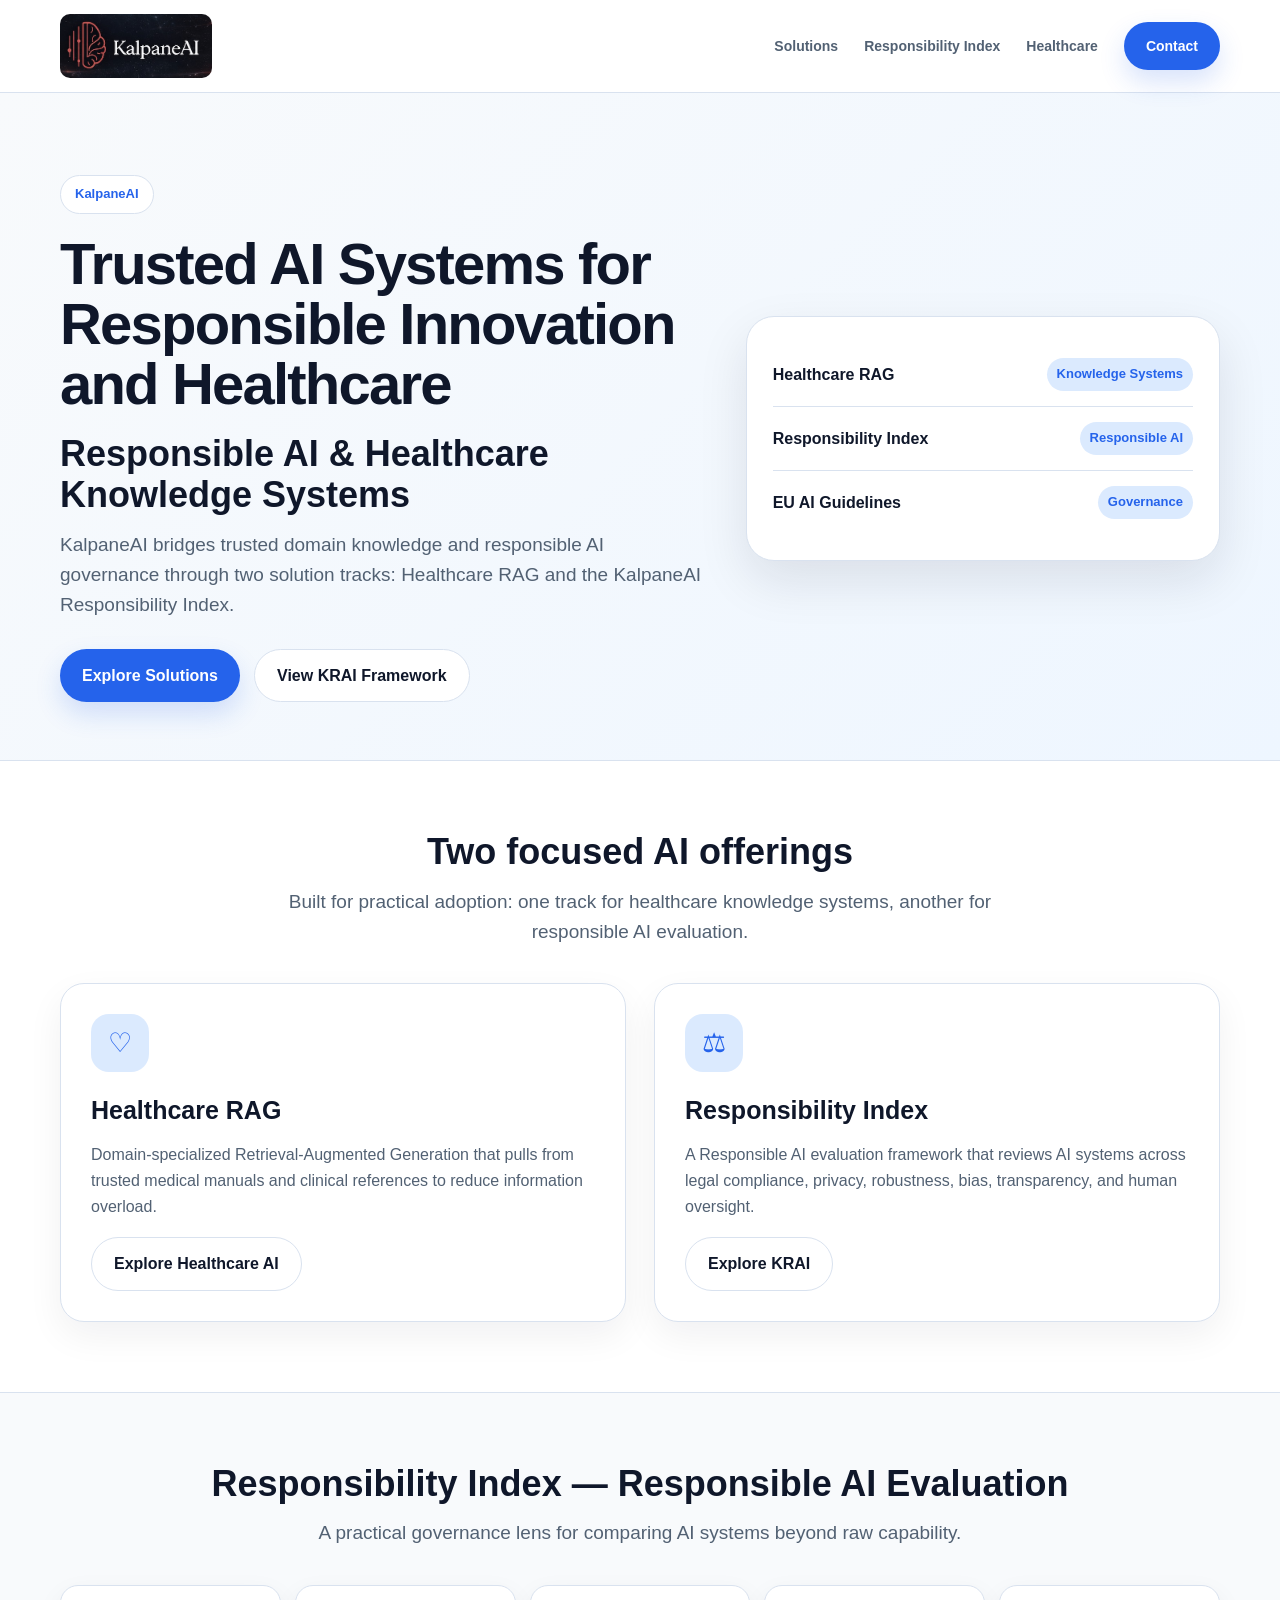
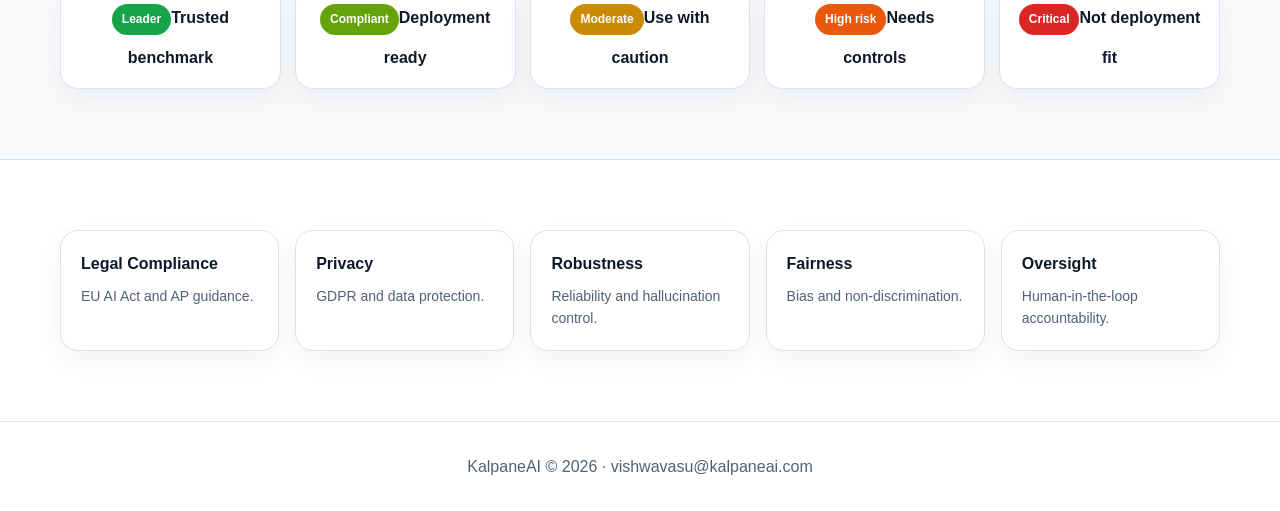
<file: index.html>
<!DOCTYPE html>
<html lang="en"><head><meta charset="UTF-8"><meta name="viewport" content="width=device-width, initial-scale=1.0"><title>KalpaneAI Preview</title>
<style>
:root{--bg:#ffffff;--hero:linear-gradient(135deg,#f8fafc,#eef6ff);--band:#f8fafc;--card:#ffffff;--text:#0f172a;--muted:#526173;--line:#d9e2ef;--accent:#2563eb;--soft:#dbeafe;--shadow:rgba(37,99,235,.18);}
*{box-sizing:border-box;scroll-behavior:smooth} body{margin:0;font-family:Inter,Arial,Helvetica,sans-serif;background:var(--bg);color:var(--text);line-height:1.6} .container{width:min(1160px,92%);margin:auto} a{text-decoration:none;color:inherit} .navbar{position:sticky;top:0;z-index:20;background:rgba(255,255,255,.86);backdrop-filter:blur(14px);border-bottom:1px solid var(--line)} .nav-inner{display:flex;align-items:center;justify-content:space-between;padding:14px 0;gap:22px} .brand img{height:64px;border-radius:10px;display:block} .nav-links{display:flex;gap:26px;align-items:center;flex-wrap:wrap;color:var(--muted);font-weight:600;font-size:14px} .btn{display:inline-flex;align-items:center;justify-content:center;padding:13px 22px;border-radius:999px;font-weight:800} .btn-primary{background:var(--accent);color:white;box-shadow:0 12px 26px var(--shadow)} .btn-secondary{border:1px solid var(--line);background:white;color:var(--text)} .hero{padding:82px 0 58px;background:var(--hero);border-bottom:1px solid var(--line)} .hero-grid{display:grid;grid-template-columns:1.15fr .85fr;gap:44px;align-items:center} .eyebrow{display:inline-block;padding:8px 14px;border:1px solid var(--line);border-radius:999px;color:var(--accent);font-size:13px;font-weight:800;background:white;margin-bottom:20px} h1{font-size:58px;line-height:1.04;letter-spacing:-1.8px;margin:0 0 18px} h2{font-size:36px;line-height:1.15;margin:0 0 14px} .hero p,.section-intro{color:var(--muted);font-size:19px;margin:0 0 28px;max-width:790px} .hero-actions{display:flex;gap:14px;flex-wrap:wrap} .hero-panel{background:white;border:1px solid var(--line);border-radius:28px;padding:26px;box-shadow:0 20px 50px rgba(15,23,42,.10)} .metric{display:flex;align-items:center;justify-content:space-between;border-bottom:1px solid var(--line);padding:15px 0} .metric:last-child{border-bottom:0} .badge{padding:6px 10px;border-radius:999px;background:var(--soft);color:var(--accent);font-weight:800;font-size:13px} .section{padding:70px 0} .section-header{text-align:center;margin-bottom:36px} .section-header .section-intro{margin:0 auto;color:var(--muted)} .solutions{display:grid;grid-template-columns:1fr 1fr;gap:28px} .card{background:white;border:1px solid var(--line);border-radius:24px;padding:30px;box-shadow:0 14px 36px rgba(15,23,42,.06)} .card h3{font-size:25px;margin:0 0 12px} .card p{color:var(--muted);margin:0 0 18px} .icon{width:58px;height:58px;border-radius:18px;background:var(--soft);display:flex;align-items:center;justify-content:center;font-size:27px;margin-bottom:18px;color:var(--accent)} .pillars{display:grid;grid-template-columns:repeat(5,1fr);gap:16px} .pillar{background:white;border:1px solid var(--line);border-radius:18px;padding:20px;box-shadow:0 10px 26px rgba(15,23,42,.05)} .pillar strong{display:block;margin-bottom:8px} .pillar p{font-size:14px;color:var(--muted);margin:0} .krai-band{background:var(--band);border-top:1px solid var(--line);border-bottom:1px solid var(--line)} .rating-row{display:grid;grid-template-columns:repeat(5,1fr);gap:14px;margin-top:28px} .rating{background:white;border:1px solid var(--line);border-radius:18px;padding:18px;text-align:center;box-shadow:0 10px 28px rgba(15,23,42,.06)} .rating span{display:inline-block;padding:6px 10px;border-radius:999px;color:white;font-weight:800;font-size:12px;margin-bottom:10px} .green{background:#16a34a} .lime{background:#65a30d} .amber{background:#ca8a04} .orange{background:#ea580c} .red{background:#dc2626} .footer{padding:32px 0;border-top:1px solid var(--line);color:var(--muted);text-align:center;background:white}

@media(max-width:900px){.hero-grid,.solutions{grid-template-columns:1fr}.pillars,.rating-row{grid-template-columns:1fr 1fr}h1{font-size:42px}} @media(max-width:560px){.nav-inner{align-items:flex-start;flex-direction:column}.pillars,.rating-row{grid-template-columns:1fr}}
</style></head>
<body class="">
<nav class="navbar"><div class="container nav-inner"><a class="brand" href="#"><img src="[data-uri]" alt="KalpaneAI logo"></a><div class="nav-links"><a href="#solutions">Solutions</a><a href="#krai">Responsibility Index</a><a href="#healthcare">Healthcare</a><a href="#contact" class="btn btn-primary">Contact</a></div></div></nav>
<section class="hero"><div class="container hero-grid"><div><div class="eyebrow">KalpaneAI</div><h1>Trusted AI Systems for Responsible Innovation and Healthcare </h1><h2>Responsible AI & Healthcare Knowledge Systems</h2><p>KalpaneAI bridges trusted domain knowledge and responsible AI governance through two solution tracks: Healthcare RAG and the KalpaneAI Responsibility Index.</p><div class="hero-actions"><a class="btn btn-primary" href="#solutions">Explore Solutions</a><a class="btn btn-secondary" href="#krai">View KRAI Framework</a></div></div><div class="hero-panel"><div class="metric"><strong>Healthcare RAG</strong><span class="badge">Knowledge Systems</span></div><div class="metric"><strong>Responsibility Index</strong><span class="badge">Responsible AI</span></div><div class="metric"><strong>EU AI Guidelines</strong><span class="badge">Governance</span></div></div></div></section>
<section class="section" id="solutions"><div class="container"><div class="section-header"><h2>Two focused AI offerings</h2><p class="section-intro">Built for practical adoption: one track for healthcare knowledge systems, another for responsible AI evaluation.</p></div><div class="solutions"><div class="card"><div class="icon">♡</div><h3>Healthcare RAG</h3><p>Domain-specialized Retrieval-Augmented Generation that pulls from trusted medical manuals and clinical references to reduce information overload.</p><a class="btn btn-secondary" href="#healthcare">Explore Healthcare AI</a></div><div class="card"><div class="icon">⚖</div><h3>Responsibility Index</h3><p>A Responsible AI evaluation framework that reviews AI systems across legal compliance, privacy, robustness, bias, transparency, and human oversight.</p><a class="btn btn-secondary" href="#krai">Explore KRAI</a></div></div></div></section>
<section class="section krai-band" id="krai"><div class="container"><div class="section-header"><h2>Responsibility Index — Responsible AI Evaluation</h2><p class="section-intro">A practical governance lens for comparing AI systems beyond raw capability.</p></div><div class="rating-row"><div class="rating"><span class="green">Leader</span><strong>Trusted benchmark</strong></div><div class="rating"><span class="lime">Compliant</span><strong>Deployment ready</strong></div><div class="rating"><span class="amber">Moderate</span><strong>Use with caution</strong></div><div class="rating"><span class="orange">High risk</span><strong>Needs controls</strong></div><div class="rating"><span class="red">Critical</span><strong>Not deployment fit</strong></div></div></div></section>
<section class="section"><div class="container"><div class="pillars"><div class="pillar"><strong>Legal Compliance</strong><p>EU AI Act and AP guidance.</p></div><div class="pillar"><strong>Privacy</strong><p>GDPR and data protection.</p></div><div class="pillar"><strong>Robustness</strong><p>Reliability and hallucination control.</p></div><div class="pillar"><strong>Fairness</strong><p>Bias and non-discrimination.</p></div><div class="pillar"><strong>Oversight</strong><p>Human-in-the-loop accountability.</p></div></div></div></section>
<footer class="footer" id="contact">KalpaneAI © 2026 · vishwavasu@kalpaneai.com</footer>
</body></html>
</file>
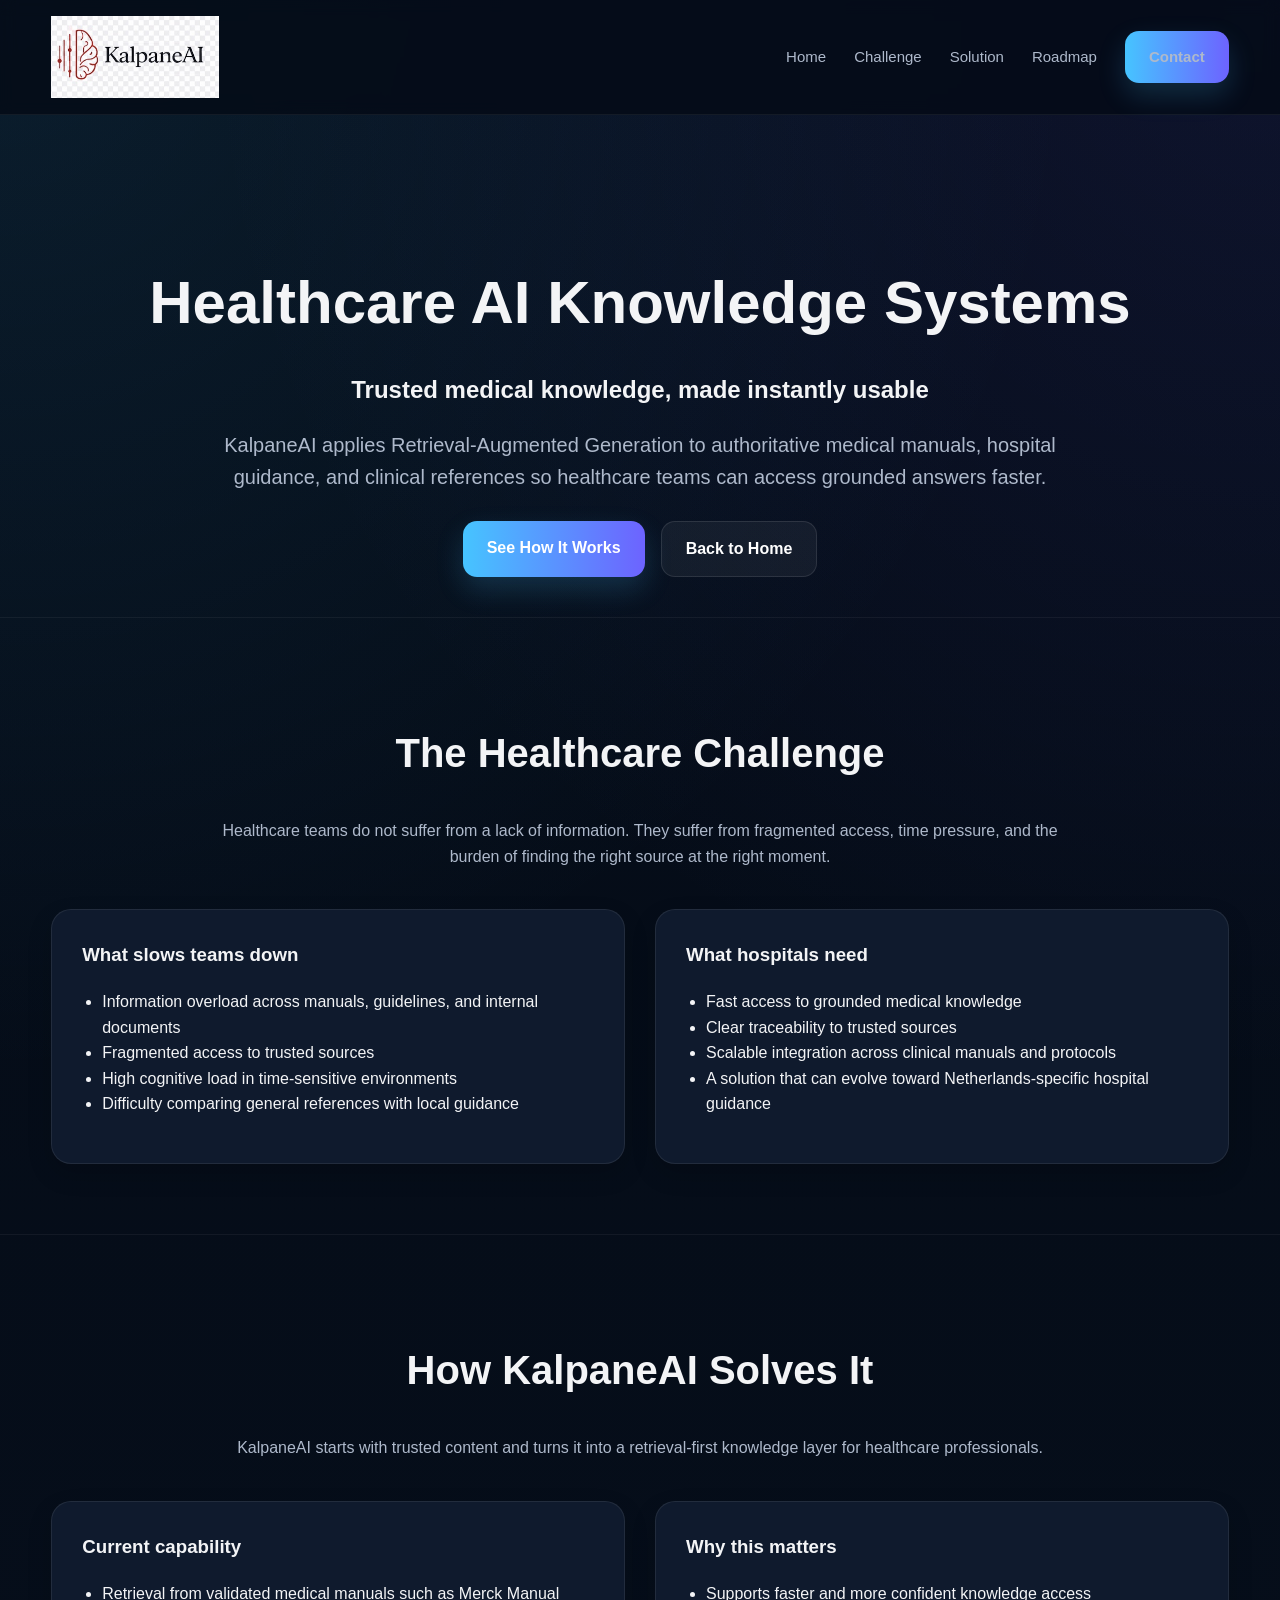
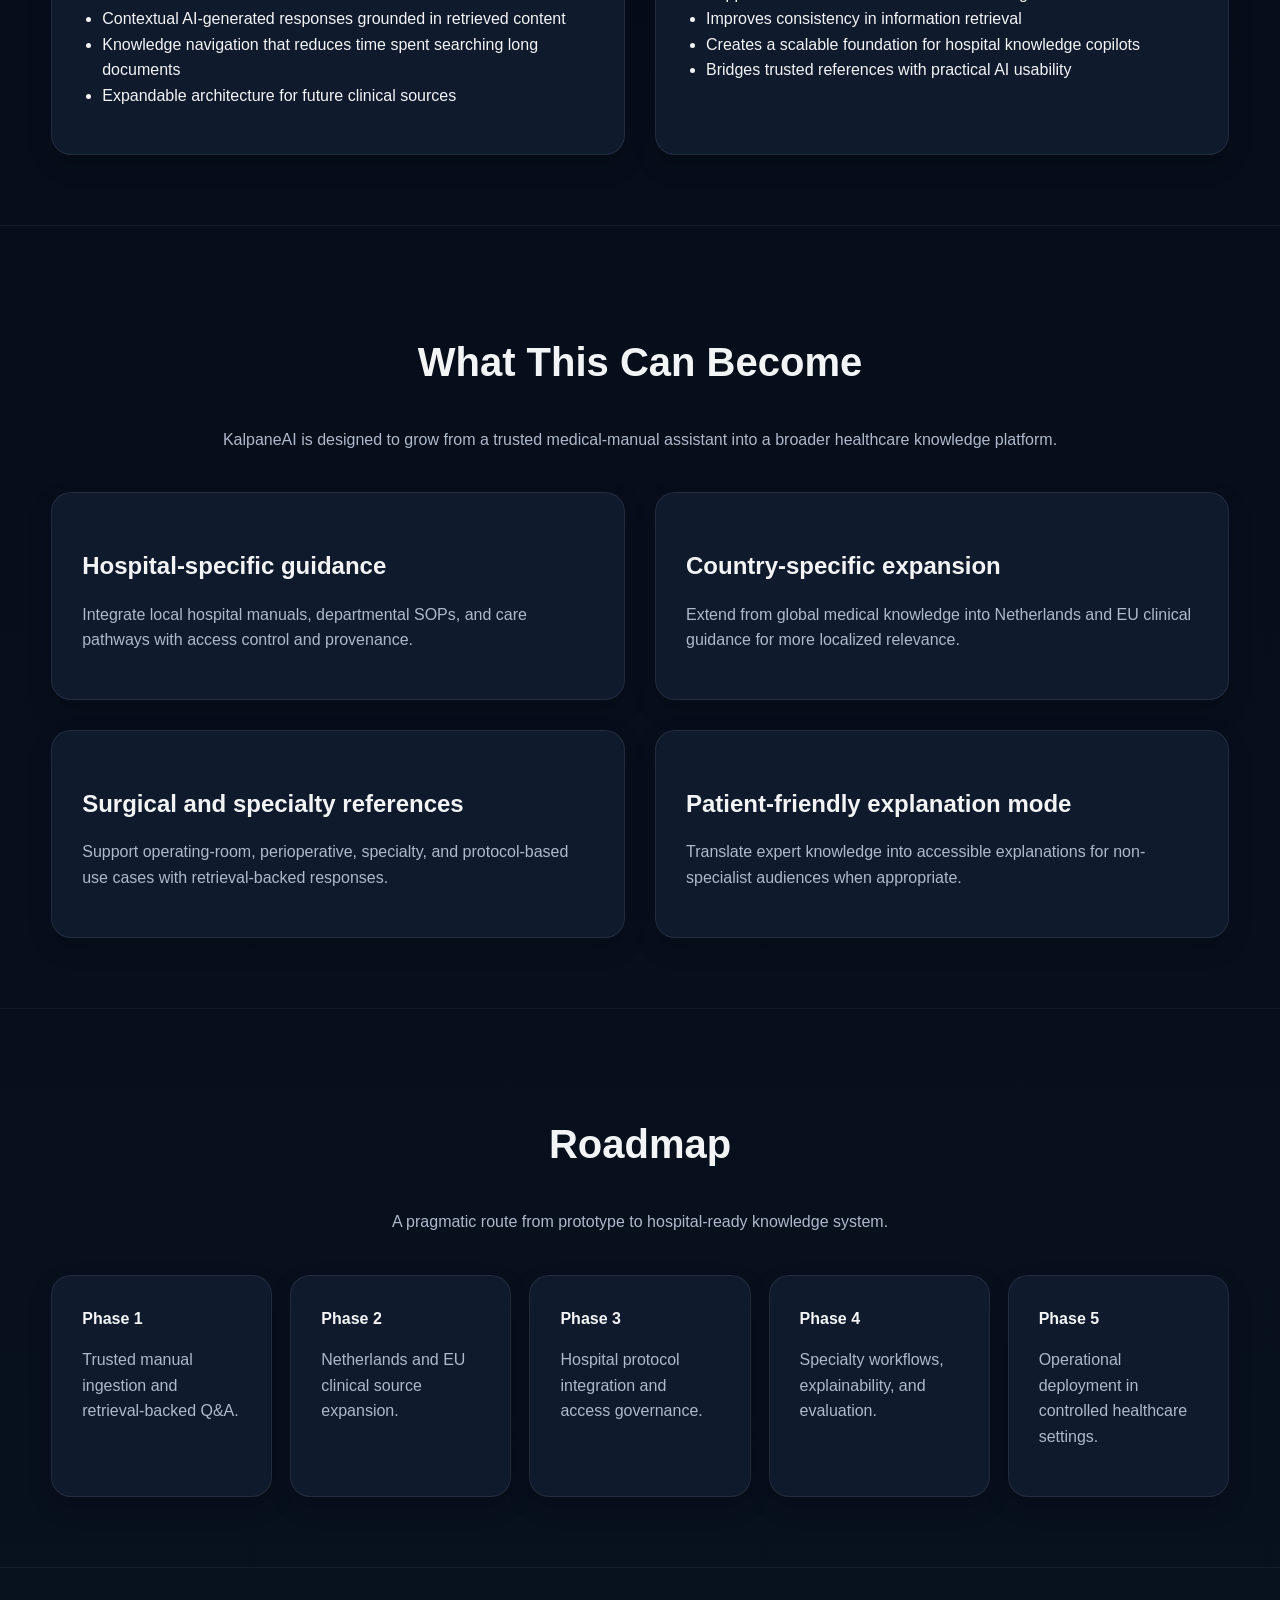
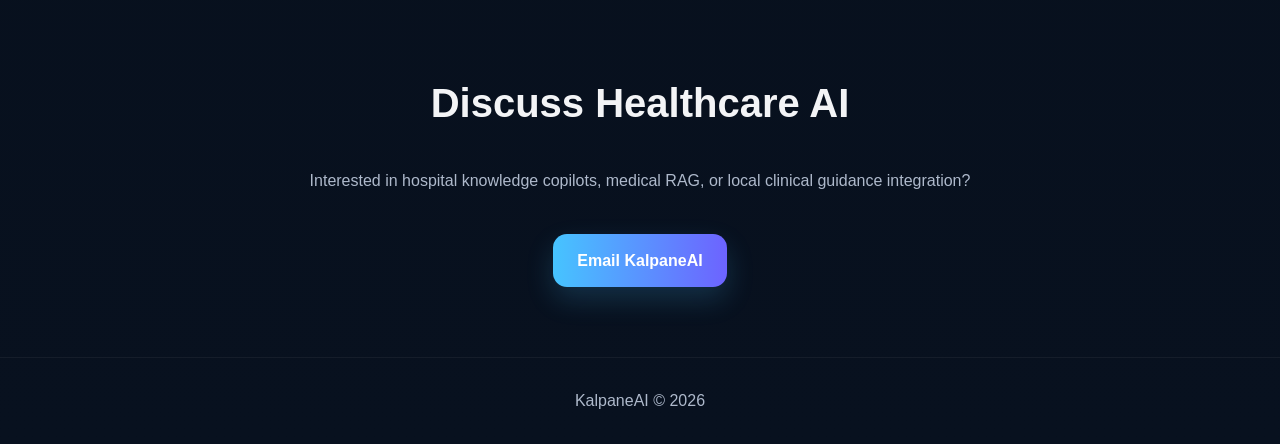
<file: healthcare.html>
<!DOCTYPE html><html lang="en"><head><meta charset="UTF-8"><meta name="viewport" content="width=device-width, initial-scale=1.0"><title>KalpaneAI | Healthcare AI Knowledge Systems</title><meta name="description" content="Healthcare RAG by KalpaneAI transforms trusted medical manuals and hospital knowledge into accessible, grounded answers."><style>
:root{
--bg:#040b16;
--bg2:#08111f;
--card:#0f1a2d;
--text:#f3f4f6;
--muted:#aeb9cb;
--line:#22314d;
--accent:#46c4ff;
--accent2:#6d63ff;
}
*{box-sizing:border-box;scroll-behavior:smooth;}
body{margin:0;font-family:Arial, Helvetica, sans-serif;color:var(--text);background:
radial-gradient(circle at top left, rgba(70,196,255,0.10), transparent 28%),
radial-gradient(circle at top right, rgba(109,99,255,0.10), transparent 28%),
linear-gradient(180deg, var(--bg), var(--bg2));line-height:1.6;}
.container{width:min(1180px, 92%);margin:auto;}
a{color:inherit;text-decoration:none;}
.navbar{position:sticky;top:0;background:rgba(4,11,22,0.80);border-bottom:1px solid rgba(255,255,255,0.06);z-index:20;backdrop-filter: blur(8px);}
.nav-inner{display:flex;align-items:center;justify-content:space-between;padding:16px 0;gap:20px;}
.brand img{height:82px;width:auto;display:block;}
.nav-links{display:flex;gap:28px;align-items:center;flex-wrap:wrap;}
.nav-links a{color:var(--muted);font-size:15px;}
.nav-links a:hover{color:#fff;}
.btn{display:inline-block;padding:14px 24px;border-radius:14px;font-weight:700;}
.btn-primary{background:linear-gradient(90deg,var(--accent),var(--accent2));color:#fff;box-shadow:0 12px 28px rgba(70,196,255,0.18);}
.btn-secondary{background:rgba(255,255,255,0.05);border:1px solid rgba(255,255,255,0.10);color:#fff;}
.hero{padding:90px 0 40px;text-align:center;}
.hero h1{font-size:60px;margin-bottom:10px;}
.hero h2{font-size:24px;margin-bottom:20px;}
.hero p{font-size:20px;color:var(--muted);max-width:850px;margin:auto;}
.hero-actions{display:flex;justify-content:center;gap:16px;flex-wrap:wrap;margin-top:28px;}
.section{padding:70px 0;border-top:1px solid rgba(255,255,255,0.05);}
.section h2{text-align:center;font-size:40px;}
.section-intro{max-width:850px;margin:auto;text-align:center;color:var(--muted);margin-bottom:40px;}
.solutions-grid{display:grid;grid-template-columns:1fr 1fr;gap:30px;}
.solution-card,.card,.pillar,.krai-box,.cta-card{background:#0f1a2d;border-radius:20px;padding:30px;border:1px solid rgba(255,255,255,0.08);box-shadow:0 10px 24px rgba(0,0,0,0.16);}
.solution-card h3{font-size:24px;margin-bottom:10px;}
.solution-card p,.card p,.pillar p{color:var(--muted);}
.solution-actions{display:flex;gap:12px;flex-wrap:wrap;margin-top:18px;}
.two-col{display:grid;grid-template-columns:1fr 1fr;gap:30px;}
.card h3{margin-top:0;}
.bullets{padding-left:20px;}
.pillars{display:grid;grid-template-columns:repeat(5,1fr);gap:18px;margin-top:40px;}
.krai-visual-card{margin:42px auto 34px;background:linear-gradient(180deg, rgba(17,28,48,0.96), rgba(11,19,33,0.96));border:1px solid rgba(255,255,255,0.08);border-radius:24px;padding:18px;box-shadow:0 14px 34px rgba(0,0,0,0.20);}
.krai-visual-img{width:100%;height:auto;display:block;border-radius:16px;}
.krai-rating-grid{display:grid;grid-template-columns:repeat(5, 1fr);gap:18px;margin:28px 0 34px;}
.krai-rating-card{background:linear-gradient(180deg, rgba(17,28,48,0.96), rgba(11,19,33,0.96));border:1px solid rgba(255,255,255,0.08);border-radius:20px;padding:22px 18px;text-align:center;transition:transform 0.25s ease, box-shadow 0.25s ease, border-color 0.25s ease;box-shadow:0 10px 24px rgba(0,0,0,0.16);min-height:190px;display:flex;flex-direction:column;justify-content:center;color:#fff;cursor:pointer;font-family:Arial, Helvetica, sans-serif;}
.krai-rating-card:hover,.krai-rating-card.active{transform:translateY(-6px);box-shadow:0 18px 34px rgba(0,0,0,0.28);border-color:rgba(255,255,255,0.18);}
.krai-rating-card.active{border-color:#46c4ff;}
.krai-rating-label{display:inline-block;padding:8px 14px;border-radius:999px;font-weight:700;font-size:14px;margin:0 auto 14px;color:#fff;}
.krai-leader .krai-rating-label{background:#16a34a;}.krai-compliant .krai-rating-label{background:#65a30d;}.krai-moderate .krai-rating-label{background:#ca8a04;}.krai-high .krai-rating-label{background:#ea580c;}.krai-critical .krai-rating-label{background:#dc2626;}
.krai-rating-card h4{margin:0 0 10px;font-size:20px;}
.krai-rating-card p{margin:0;font-size:14px;color:var(--muted);}
.krai-model-panel{margin:8px 0 34px;background:linear-gradient(180deg, rgba(17,28,48,0.96), rgba(11,19,33,0.96));border:1px solid rgba(255,255,255,0.08);border-radius:24px;padding:28px;box-shadow:0 14px 34px rgba(0,0,0,0.20);}
.krai-model-header{display:flex;justify-content:space-between;align-items:flex-start;gap:18px;margin-bottom:22px;flex-wrap:wrap;}
.krai-model-header h3{margin:0 0 6px;font-size:28px;}
.krai-model-header p{margin:0;color:var(--muted);} .krai-disclaimer{font-size:12px;color:#9fb0c7;margin-top:8px;opacity:0.8;}
.krai-score-pill{padding:10px 16px;border-radius:999px;background:linear-gradient(90deg, #46c4ff, #6d63ff);font-weight:700;color:#fff;white-space:nowrap;}
.krai-model-grid{display:grid;grid-template-columns:repeat(4, 1fr);gap:18px;}
.krai-model-card{background:#0f1a2d;border:1px solid rgba(255,255,255,0.08);border-radius:18px;padding:20px;box-shadow:0 10px 24px rgba(0,0,0,0.16);}
.krai-model-card h4{margin:0 0 10px;font-size:20px;}.model-score{display:inline-block;padding:8px 12px;border-radius:10px;background:rgba(70,196,255,0.12);color:#46c4ff;font-weight:700;margin-bottom:12px;}.krai-model-card p{margin:0;color:var(--muted);font-size:14px;}
.krai-summary-grid{display:grid;grid-template-columns:repeat(2, minmax(0,1fr));gap:28px;margin:10px 0 34px;}
.krai-summary-card{background:linear-gradient(180deg, rgba(17,28,48,0.94), rgba(11,19,33,0.94));border:1px solid rgba(255,255,255,0.08);border-radius:22px;padding:28px;box-shadow:0 12px 34px rgba(0,0,0,0.18);}
.krai-summary-card h3{margin:0 0 14px;font-size:24px;}
.vision{text-align:center;}
.quote{font-size:28px;font-weight:700;margin-top:20px;}
.contact{text-align:center;}
.contact-note{color:var(--muted);max-width:760px;margin:16px auto 0;}
footer{padding:30px 0;text-align:center;color:var(--muted);border-top:1px solid rgba(255,255,255,0.05);}
@media (max-width: 1024px){.solutions-grid,.two-col,.krai-summary-grid{grid-template-columns:1fr;}.pillars{grid-template-columns:repeat(2,1fr);}.krai-rating-grid{grid-template-columns:repeat(2, 1fr);}.krai-model-grid{grid-template-columns:repeat(2, 1fr);} .hero h1{font-size:48px;}}
@media (max-width: 640px){.nav-inner{flex-direction:column;align-items:flex-start;}.brand img{height:74px;}.nav-links{gap:14px;}.hero{padding-top:60px;}.hero h1{font-size:38px;}.hero p{font-size:18px;}.section h2{font-size:32px;}.pillars,.krai-rating-grid,.krai-model-grid{grid-template-columns:1fr;}}
</style></head><body>
<nav class="navbar"><div class="container nav-inner"><div class="brand"><a href="index.html"><img src="logo.jpg" alt="KalpaneAI logo"></a></div><div class="nav-links"><a href="index.html">Home</a><a href="#challenge">Challenge</a><a href="#solution">Solution</a><a href="#roadmap">Roadmap</a><a href="#contact" class="btn btn-primary">Contact</a></div></div></nav>
<section class="hero"><div class="container"><h1>Healthcare AI Knowledge Systems</h1><h2>Trusted medical knowledge, made instantly usable</h2><p>KalpaneAI applies Retrieval-Augmented Generation to authoritative medical manuals, hospital guidance, and clinical references so healthcare teams can access grounded answers faster.</p><div class="hero-actions"><a class="btn btn-primary" href="#solution">See How It Works</a><a class="btn btn-secondary" href="index.html">Back to Home</a></div></div></section>
<section class="section" id="challenge"><div class="container"><h2>The Healthcare Challenge</h2><p class="section-intro">Healthcare teams do not suffer from a lack of information. They suffer from fragmented access, time pressure, and the burden of finding the right source at the right moment.</p><div class="two-col"><div class="card"><h3>What slows teams down</h3><ul class="bullets"><li>Information overload across manuals, guidelines, and internal documents</li><li>Fragmented access to trusted sources</li><li>High cognitive load in time-sensitive environments</li><li>Difficulty comparing general references with local guidance</li></ul></div><div class="card"><h3>What hospitals need</h3><ul class="bullets"><li>Fast access to grounded medical knowledge</li><li>Clear traceability to trusted sources</li><li>Scalable integration across clinical manuals and protocols</li><li>A solution that can evolve toward Netherlands-specific hospital guidance</li></ul></div></div></div></section>
<section class="section" id="solution"><div class="container"><h2>How KalpaneAI Solves It</h2><p class="section-intro">KalpaneAI starts with trusted content and turns it into a retrieval-first knowledge layer for healthcare professionals.</p><div class="two-col"><div class="card"><h3>Current capability</h3><ul class="bullets"><li>Retrieval from validated medical manuals such as Merck Manual</li><li>Contextual AI-generated responses grounded in retrieved content</li><li>Knowledge navigation that reduces time spent searching long documents</li><li>Expandable architecture for future clinical sources</li></ul></div><div class="card"><h3>Why this matters</h3><ul class="bullets"><li>Supports faster and more confident knowledge access</li><li>Improves consistency in information retrieval</li><li>Creates a scalable foundation for hospital knowledge copilots</li><li>Bridges trusted references with practical AI usability</li></ul></div></div></div></section>
<section class="section"><div class="container"><h2>What This Can Become</h2><p class="section-intro">KalpaneAI is designed to grow from a trusted medical-manual assistant into a broader healthcare knowledge platform.</p><div class="solutions-grid"><div class="solution-card"><h3>Hospital-specific guidance</h3><p>Integrate local hospital manuals, departmental SOPs, and care pathways with access control and provenance.</p></div><div class="solution-card"><h3>Country-specific expansion</h3><p>Extend from global medical knowledge into Netherlands and EU clinical guidance for more localized relevance.</p></div><div class="solution-card"><h3>Surgical and specialty references</h3><p>Support operating-room, perioperative, specialty, and protocol-based use cases with retrieval-backed responses.</p></div><div class="solution-card"><h3>Patient-friendly explanation mode</h3><p>Translate expert knowledge into accessible explanations for non-specialist audiences when appropriate.</p></div></div></div></section>
<section class="section" id="roadmap"><div class="container"><h2>Roadmap</h2><p class="section-intro">A pragmatic route from prototype to hospital-ready knowledge system.</p><div class="pillars"><div class="pillar"><strong>Phase 1</strong><p>Trusted manual ingestion and retrieval-backed Q&amp;A.</p></div><div class="pillar"><strong>Phase 2</strong><p>Netherlands and EU clinical source expansion.</p></div><div class="pillar"><strong>Phase 3</strong><p>Hospital protocol integration and access governance.</p></div><div class="pillar"><strong>Phase 4</strong><p>Specialty workflows, explainability, and evaluation.</p></div><div class="pillar"><strong>Phase 5</strong><p>Operational deployment in controlled healthcare settings.</p></div></div></div></section>
<section class="section contact" id="contact"><div class="container"><h2>Discuss Healthcare AI</h2><p class="section-intro">Interested in hospital knowledge copilots, medical RAG, or local clinical guidance integration?</p><a href="mailto:vishwavasu@kalpaneai.com" class="btn btn-primary">Email KalpaneAI</a></div></section><footer>KalpaneAI © 2026</footer></body></html>
</file>
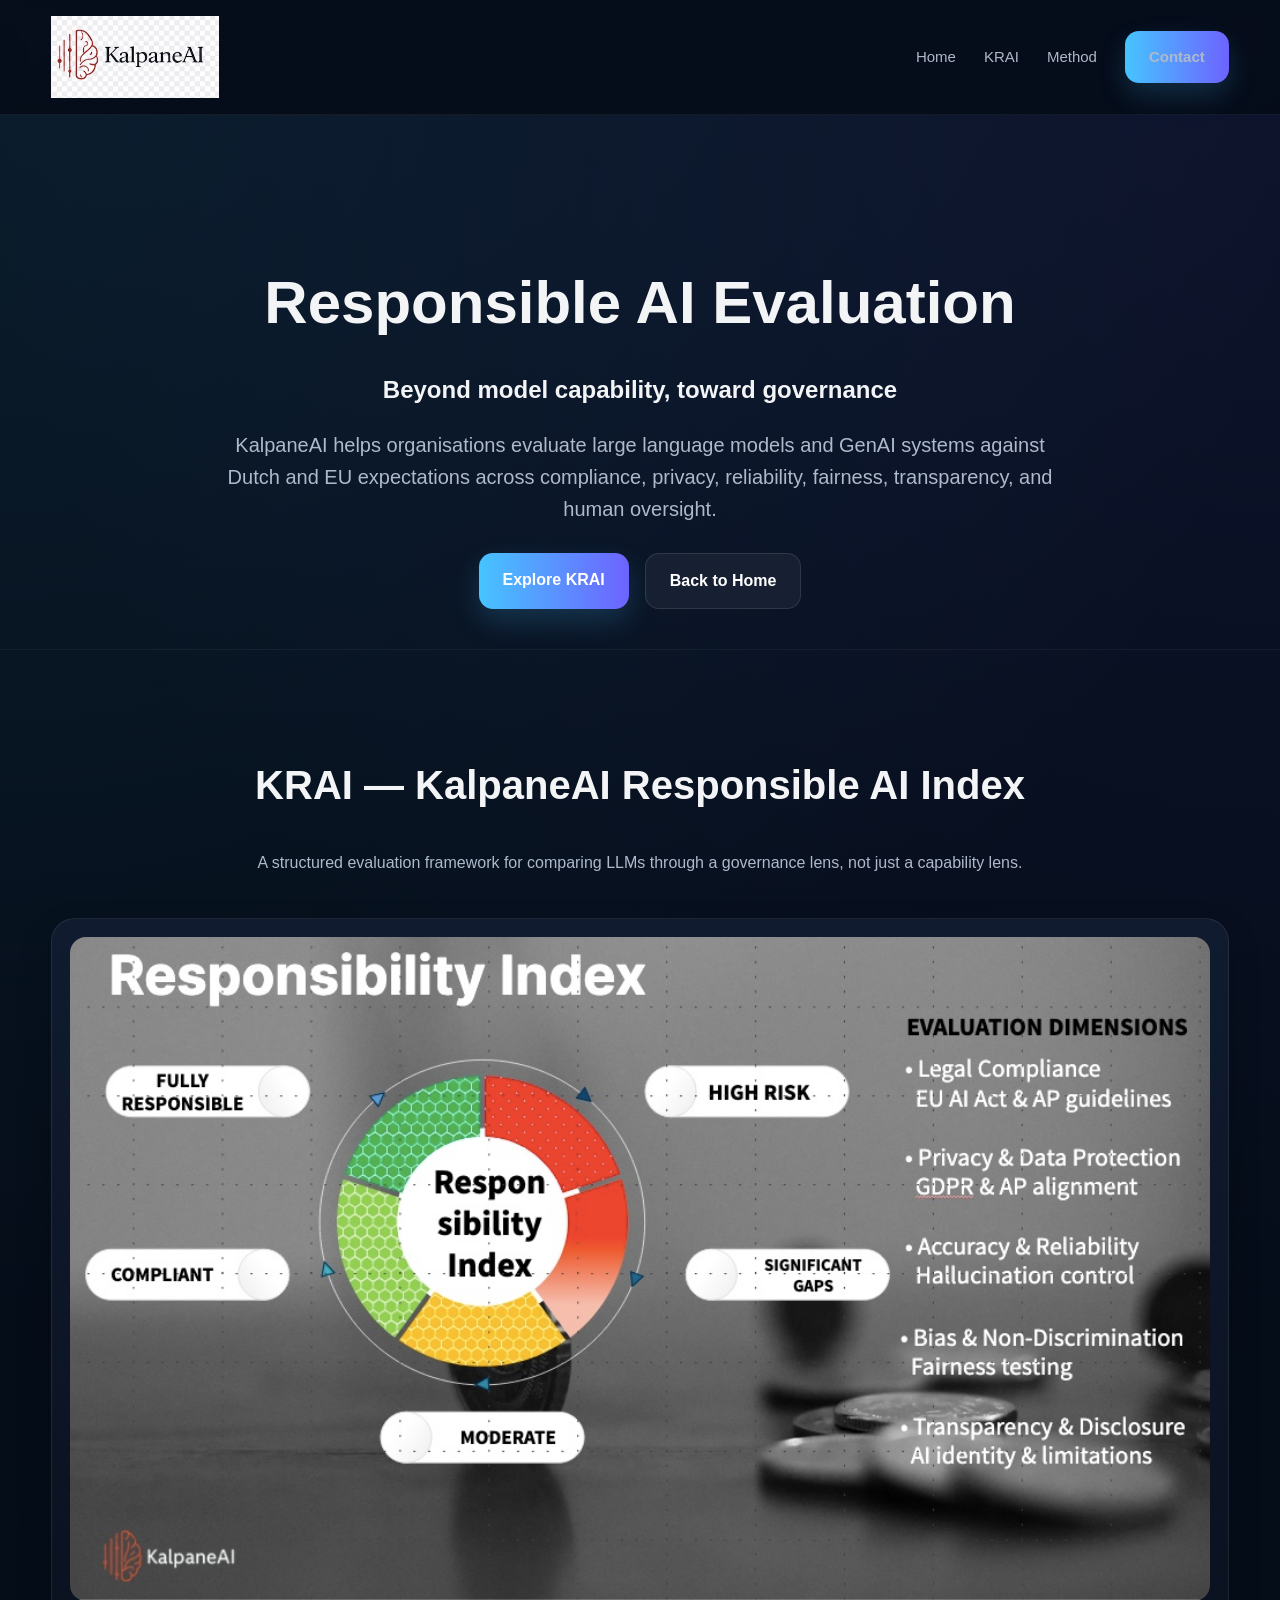
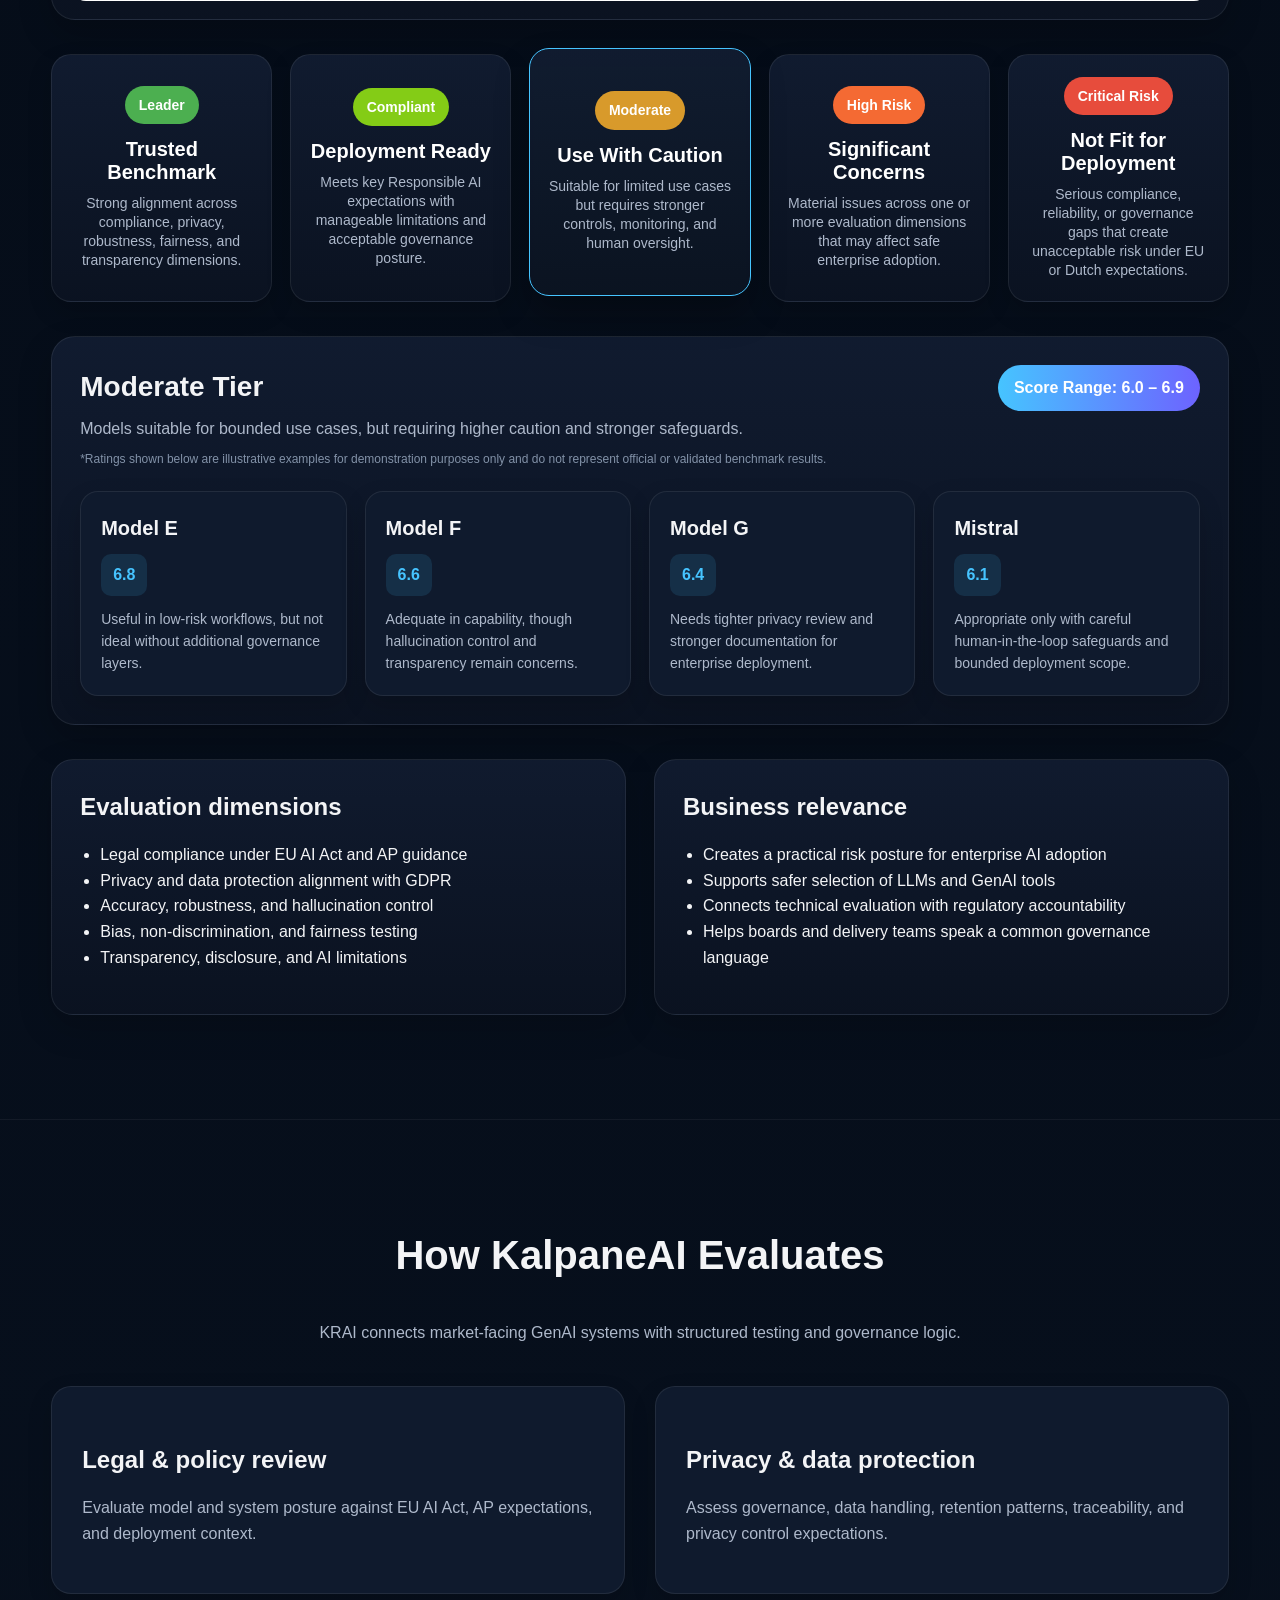
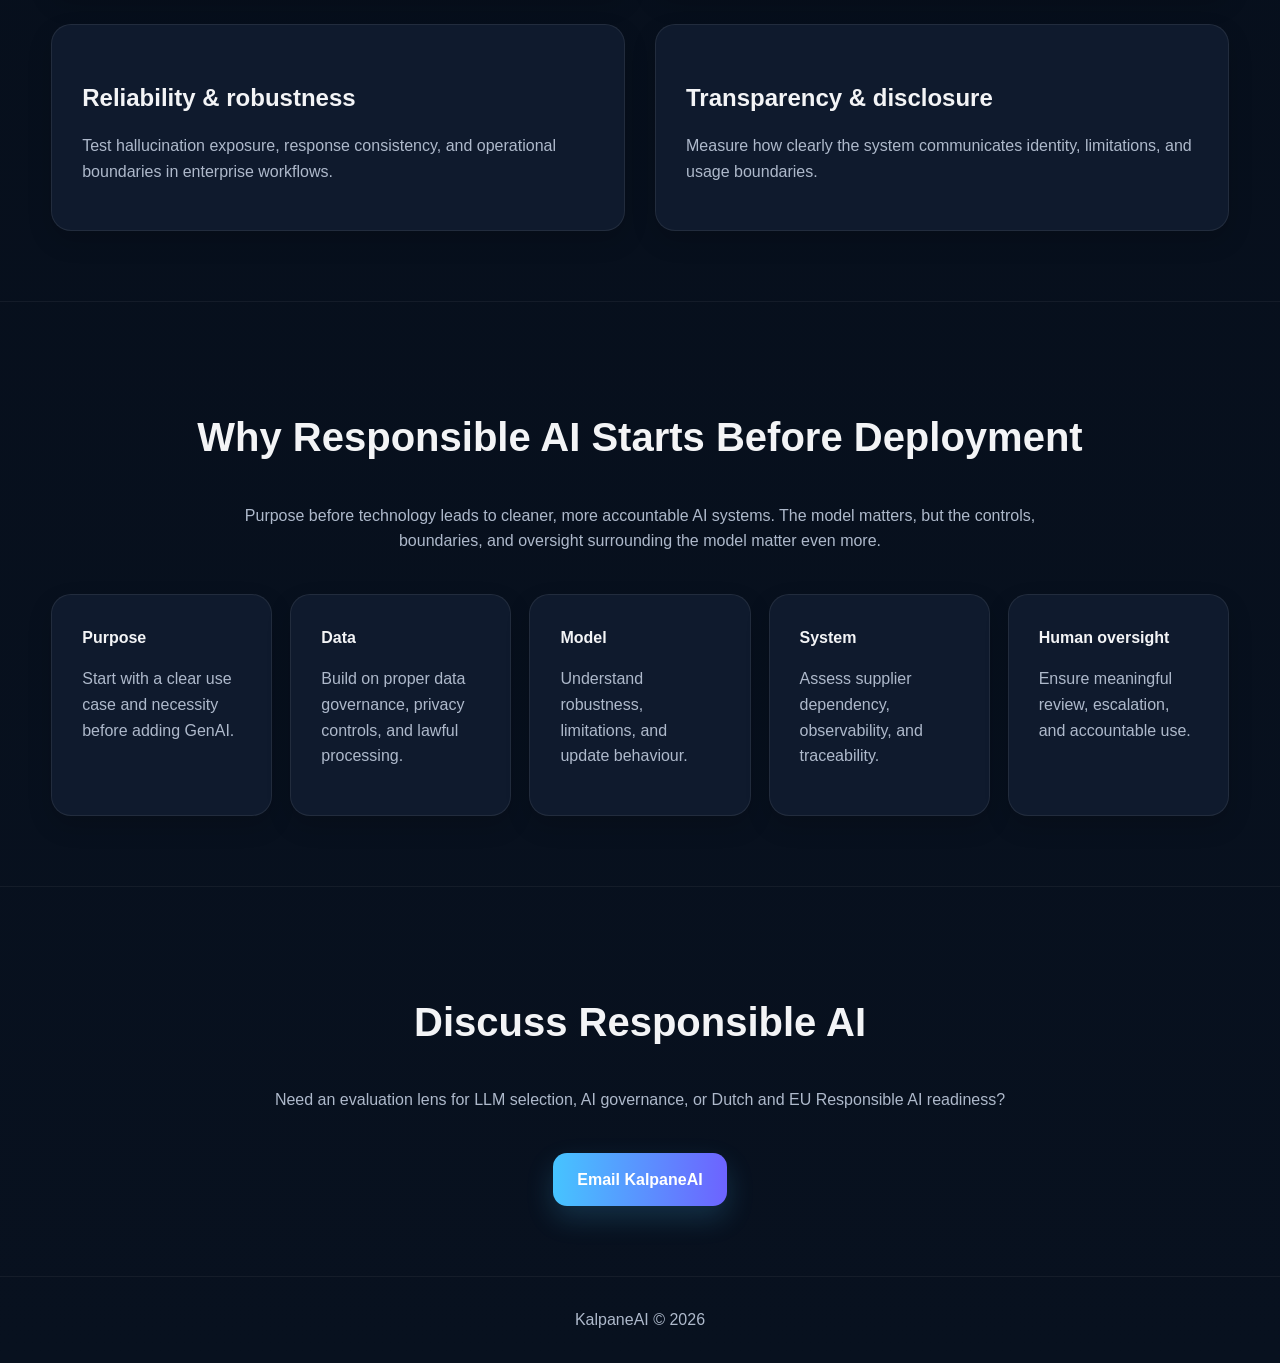
<file: responsible-ai.html>
<!DOCTYPE html><html lang="en"><head><meta charset="UTF-8"><meta name="viewport" content="width=device-width, initial-scale=1.0"><title>KalpaneAI | Responsible AI Evaluation</title><meta name="description" content="KalpaneAI Responsible AI Index helps organisations assess LLMs against Dutch and EU governance expectations."><style>
:root{
--bg:#040b16;
--bg2:#08111f;
--card:#0f1a2d;
--text:#f3f4f6;
--muted:#aeb9cb;
--line:#22314d;
--accent:#46c4ff;
--accent2:#6d63ff;
}
*{box-sizing:border-box;scroll-behavior:smooth;}
body{margin:0;font-family:Arial, Helvetica, sans-serif;color:var(--text);background:
radial-gradient(circle at top left, rgba(70,196,255,0.10), transparent 28%),
radial-gradient(circle at top right, rgba(109,99,255,0.10), transparent 28%),
linear-gradient(180deg, var(--bg), var(--bg2));line-height:1.6;}
.container{width:min(1180px, 92%);margin:auto;}
a{color:inherit;text-decoration:none;}
.navbar{position:sticky;top:0;background:rgba(4,11,22,0.80);border-bottom:1px solid rgba(255,255,255,0.06);z-index:20;backdrop-filter: blur(8px);}
.nav-inner{display:flex;align-items:center;justify-content:space-between;padding:16px 0;gap:20px;}
.brand img{height:82px;width:auto;display:block;}
.nav-links{display:flex;gap:28px;align-items:center;flex-wrap:wrap;}
.nav-links a{color:var(--muted);font-size:15px;}
.nav-links a:hover{color:#fff;}
.btn{display:inline-block;padding:14px 24px;border-radius:14px;font-weight:700;}
.btn-primary{background:linear-gradient(90deg,var(--accent),var(--accent2));color:#fff;box-shadow:0 12px 28px rgba(70,196,255,0.18);}
.btn-secondary{background:rgba(255,255,255,0.05);border:1px solid rgba(255,255,255,0.10);color:#fff;}
.hero{padding:90px 0 40px;text-align:center;}
.hero h1{font-size:60px;margin-bottom:10px;}
.hero h2{font-size:24px;margin-bottom:20px;}
.hero p{font-size:20px;color:var(--muted);max-width:850px;margin:auto;}
.hero-actions{display:flex;justify-content:center;gap:16px;flex-wrap:wrap;margin-top:28px;}
.section{padding:70px 0;border-top:1px solid rgba(255,255,255,0.05);}
.section h2{text-align:center;font-size:40px;}
.section-intro{max-width:850px;margin:auto;text-align:center;color:var(--muted);margin-bottom:40px;}
.solutions-grid{display:grid;grid-template-columns:1fr 1fr;gap:30px;}
.solution-card,.card,.pillar,.krai-box,.cta-card{background:#0f1a2d;border-radius:20px;padding:30px;border:1px solid rgba(255,255,255,0.08);box-shadow:0 10px 24px rgba(0,0,0,0.16);}
.solution-card h3{font-size:24px;margin-bottom:10px;}
.solution-card p,.card p,.pillar p{color:var(--muted);}
.two-col{display:grid;grid-template-columns:1fr 1fr;gap:30px;}
.bullets{padding-left:20px;}
.pillars{display:grid;grid-template-columns:repeat(5,1fr);gap:18px;margin-top:40px;}
.krai-visual-card{margin:42px auto 34px;background:linear-gradient(180deg, rgba(17,28,48,0.96), rgba(11,19,33,0.96));border:1px solid rgba(255,255,255,0.08);border-radius:24px;padding:18px;box-shadow:0 14px 34px rgba(0,0,0,0.20);}
.krai-visual-img{width:100%;height:auto;display:block;border-radius:16px;}
.krai-rating-grid{display:grid;grid-template-columns:repeat(5, 1fr);gap:18px;margin:28px 0 34px;}
.krai-rating-card{background:linear-gradient(180deg, rgba(17,28,48,0.96), rgba(11,19,33,0.96));border:1px solid rgba(255,255,255,0.08);border-radius:20px;padding:22px 18px;text-align:center;transition:transform 0.25s ease, box-shadow 0.25s ease, border-color 0.25s ease;box-shadow:0 10px 24px rgba(0,0,0,0.16);min-height:190px;display:flex;flex-direction:column;justify-content:center;color:#fff;cursor:pointer;font-family:Arial, Helvetica, sans-serif;}
.krai-rating-card:hover,.krai-rating-card.active{transform:translateY(-6px);box-shadow:0 18px 34px rgba(0,0,0,0.28);border-color:rgba(255,255,255,0.18);}
.krai-rating-card.active{border-color:#46c4ff;}
.krai-rating-label{display:inline-block;padding:8px 14px;border-radius:999px;font-weight:700;font-size:14px;margin:0 auto 14px;color:#fff;}
.krai-leader .krai-rating-label{background:#4caf50;}.krai-compliant .krai-rating-label{background:#84cc16;}.krai-moderate .krai-rating-label{background:#d89a2b;}.krai-high .krai-rating-label{background:#f46a33;}.krai-critical .krai-rating-label{background:#e74c3c;}
.krai-rating-card h4{margin:0 0 10px;font-size:20px;line-height:1.15;}
.krai-rating-card p{margin:0;font-size:14px;color:var(--muted);line-height:1.35;}
.krai-model-panel{margin:8px 0 34px;background:linear-gradient(180deg, rgba(17,28,48,0.96), rgba(11,19,33,0.96));border:1px solid rgba(255,255,255,0.08);border-radius:24px;padding:28px;box-shadow:0 14px 34px rgba(0,0,0,0.20);}
.krai-model-header{display:flex;justify-content:space-between;align-items:flex-start;gap:18px;margin-bottom:22px;flex-wrap:wrap;}
.krai-model-header h3{margin:0 0 6px;font-size:28px;}
.krai-model-header p{margin:0;color:var(--muted);max-width:780px;} .krai-disclaimer{font-size:12px;color:#9fb0c7;margin-top:8px;opacity:0.8;}
.krai-score-pill{padding:10px 16px;border-radius:999px;background:linear-gradient(90deg, #46c4ff, #6d63ff);font-weight:700;color:#fff;white-space:nowrap;}
.krai-model-grid{display:grid;grid-template-columns:repeat(4, 1fr);gap:18px;}
.krai-model-card{background:#0f1a2d;border:1px solid rgba(255,255,255,0.08);border-radius:18px;padding:20px;box-shadow:0 10px 24px rgba(0,0,0,0.16);}
.krai-model-card h4{margin:0 0 10px;font-size:20px;}
.model-score{display:inline-block;padding:8px 12px;border-radius:10px;background:rgba(70,196,255,0.12);color:#46c4ff;font-weight:700;margin-bottom:12px;}
.krai-model-card p{margin:0;color:var(--muted);font-size:14px;}
.krai-summary-grid{display:grid;grid-template-columns:repeat(2, minmax(0,1fr));gap:28px;margin:10px 0 34px;}
.krai-summary-card{background:linear-gradient(180deg, rgba(17,28,48,0.94), rgba(11,19,33,0.94));border:1px solid rgba(255,255,255,0.08);border-radius:22px;padding:28px;box-shadow:0 12px 34px rgba(0,0,0,0.18);}
.krai-summary-card h3{margin:0 0 14px;font-size:24px;}
.contact{text-align:center;}
footer{padding:30px 0;text-align:center;color:var(--muted);border-top:1px solid rgba(255,255,255,0.05);}
@media (max-width: 1024px){.solutions-grid,.two-col,.krai-summary-grid{grid-template-columns:1fr;}.pillars{grid-template-columns:repeat(2,1fr);}.krai-rating-grid{grid-template-columns:repeat(2, 1fr);}.krai-model-grid{grid-template-columns:repeat(2, 1fr);} .hero h1{font-size:48px;}}
@media (max-width: 640px){.nav-inner{flex-direction:column;align-items:flex-start;}.brand img{height:74px;}.nav-links{gap:14px;}.hero{padding-top:60px;}.hero h1{font-size:38px;}.hero p{font-size:18px;}.section h2{font-size:32px;}.pillars,.krai-rating-grid,.krai-model-grid{grid-template-columns:1fr;}}
</style></head><body>
<nav class="navbar"><div class="container nav-inner"><div class="brand"><a href="index.html"><img src="logo.jpg" alt="KalpaneAI logo"></a></div><div class="nav-links"><a href="index.html">Home</a><a href="#framework">KRAI</a><a href="#method">Method</a><a href="#contact" class="btn btn-primary">Contact</a></div></div></nav>
<section class="hero"><div class="container"><h1>Responsible AI Evaluation</h1><h2>Beyond model capability, toward governance</h2><p>KalpaneAI helps organisations evaluate large language models and GenAI systems against Dutch and EU expectations across compliance, privacy, reliability, fairness, transparency, and human oversight.</p><div class="hero-actions"><a class="btn btn-primary" href="#framework">Explore KRAI</a><a class="btn btn-secondary" href="index.html">Back to Home</a></div></div></section>
<section class="section" id="framework"><div class="container"><h2>KRAI — KalpaneAI Responsible AI Index</h2><p class="section-intro">A structured evaluation framework for comparing LLMs through a governance lens, not just a capability lens.</p><div class="krai-visual-card"><img src="krai-framework.png" alt="KalpaneAI Responsible AI Index framework" class="krai-visual-img"></div>

<div class="krai-rating-grid" id="krai-rating-grid">
  <div class="krai-rating-card krai-leader" data-tier="leader">
    <span class="krai-rating-label">Leader</span>
    <h4>Trusted<br>Benchmark</h4>
    <p>Strong alignment across compliance, privacy, robustness, fairness, and transparency dimensions.</p>
  </div>
  <div class="krai-rating-card krai-compliant" data-tier="compliant">
    <span class="krai-rating-label">Compliant</span>
    <h4>Deployment Ready</h4>
    <p>Meets key Responsible AI expectations with manageable limitations and acceptable governance posture.</p>
  </div>
  <div class="krai-rating-card krai-moderate active" data-tier="moderate">
    <span class="krai-rating-label">Moderate</span>
    <h4>Use With Caution</h4>
    <p>Suitable for limited use cases but requires stronger controls, monitoring, and human oversight.</p>
  </div>
  <div class="krai-rating-card krai-high" data-tier="high">
    <span class="krai-rating-label">High Risk</span>
    <h4>Significant Concerns</h4>
    <p>Material issues across one or more evaluation dimensions that may affect safe enterprise adoption.</p>
  </div>
  <div class="krai-rating-card krai-critical" data-tier="critical">
    <span class="krai-rating-label">Critical Risk</span>
    <h4>Not Fit for Deployment</h4>
    <p>Serious compliance, reliability, or governance gaps that create unacceptable risk under EU or Dutch expectations.</p>
  </div>
</div>

<div class="krai-model-panel" id="krai-model-panel">
  <div class="krai-model-header">
    <div>
      <h3 id="tier-title">Moderate Tier</h3>
      <p id="tier-description">Models suitable for bounded use cases, but requiring higher caution and stronger safeguards.</p>
      <div class="krai-disclaimer">*Ratings shown below are illustrative examples for demonstration purposes only and do not represent official or validated benchmark results.</div>
    </div>
    <div class="krai-score-pill" id="tier-range">Score Range: 6.0 – 6.9</div>
  </div>
  <div class="krai-model-grid" id="krai-model-grid"></div>
</div>

<div class="krai-summary-grid"><div class="krai-summary-card"><h3>Evaluation dimensions</h3><ul class="bullets"><li>Legal compliance under EU AI Act and AP guidance</li><li>Privacy and data protection alignment with GDPR</li><li>Accuracy, robustness, and hallucination control</li><li>Bias, non-discrimination, and fairness testing</li><li>Transparency, disclosure, and AI limitations</li></ul></div><div class="krai-summary-card"><h3>Business relevance</h3><ul class="bullets"><li>Creates a practical risk posture for enterprise AI adoption</li><li>Supports safer selection of LLMs and GenAI tools</li><li>Connects technical evaluation with regulatory accountability</li><li>Helps boards and delivery teams speak a common governance language</li></ul></div></div></div></section>
<section class="section" id="method"><div class="container"><h2>How KalpaneAI Evaluates</h2><p class="section-intro">KRAI connects market-facing GenAI systems with structured testing and governance logic.</p><div class="solutions-grid"><div class="solution-card"><h3>Legal & policy review</h3><p>Evaluate model and system posture against EU AI Act, AP expectations, and deployment context.</p></div><div class="solution-card"><h3>Privacy & data protection</h3><p>Assess governance, data handling, retention patterns, traceability, and privacy control expectations.</p></div><div class="solution-card"><h3>Reliability & robustness</h3><p>Test hallucination exposure, response consistency, and operational boundaries in enterprise workflows.</p></div><div class="solution-card"><h3>Transparency & disclosure</h3><p>Measure how clearly the system communicates identity, limitations, and usage boundaries.</p></div></div></div></section>
<section class="section"><div class="container"><h2>Why Responsible AI Starts Before Deployment</h2><p class="section-intro">Purpose before technology leads to cleaner, more accountable AI systems. The model matters, but the controls, boundaries, and oversight surrounding the model matter even more.</p><div class="pillars"><div class="pillar"><strong>Purpose</strong><p>Start with a clear use case and necessity before adding GenAI.</p></div><div class="pillar"><strong>Data</strong><p>Build on proper data governance, privacy controls, and lawful processing.</p></div><div class="pillar"><strong>Model</strong><p>Understand robustness, limitations, and update behaviour.</p></div><div class="pillar"><strong>System</strong><p>Assess supplier dependency, observability, and traceability.</p></div><div class="pillar"><strong>Human oversight</strong><p>Ensure meaningful review, escalation, and accountable use.</p></div></div></div></section>
<section class="section contact" id="contact"><div class="container"><h2>Discuss Responsible AI</h2><p class="section-intro">Need an evaluation lens for LLM selection, AI governance, or Dutch and EU Responsible AI readiness?</p><a href="mailto:vishwavasu@kalpaneai.com" class="btn btn-primary">Email KalpaneAI</a></div></section><footer>KalpaneAI © 2026</footer>
<script>
const kraiData = {
  leader: {
    title: 'Leader Tier',
    description: 'Models showing strong Responsible AI maturity across legal, privacy, reliability, fairness, and transparency dimensions.',
    range: 'Score Range: 8.0 – 10.0',
    models: [
      ['Apertus-8B', '8.2', 'Illustrative leader profile with strong controllability, governance readiness, and European deployment fit.'],
      ['Model A', '8.8', 'Strong transparency, stable performance, and mature enterprise documentation.'],
      ['Model B', '8.5', 'High alignment across privacy, compliance posture, and robustness safeguards.'],
      ['Model C', '8.1', 'Suitable as a trusted benchmark for controlled enterprise AI deployments.']
    ]
  },
  compliant: {
    title: 'Compliant Tier',
    description: 'Models broadly ready for deployment with manageable limitations and acceptable governance posture.',
    range: 'Score Range: 7.0 – 7.9',
    models: [
      ['TildeOpen', '7.8', 'Strong multilingual promise with manageable constraints that still require governance controls.'],
      ['Model D', '7.6', 'Appropriate for operational use with clear monitoring and disclosure practices.'],
      ['Model E', '7.4', 'Reasonable deployment fit, though some robustness and bias checks remain essential.'],
      ['Llama-3', '7.3', 'Capable and practical, but requires policy controls and tighter enterprise guardrails.']
    ]
  },
  moderate: {
    title: 'Moderate Tier',
    description: 'Models suitable for bounded use cases, but requiring higher caution and stronger safeguards.',
    range: 'Score Range: 6.0 – 6.9',
    models: [
      ['Model E', '6.8', 'Useful in low-risk workflows, but not ideal without additional governance layers.'],
      ['Model F', '6.6', 'Adequate in capability, though hallucination control and transparency remain concerns.'],
      ['Model G', '6.4', 'Needs tighter privacy review and stronger documentation for enterprise deployment.'],
      ['Mistral', '6.1', 'Appropriate only with careful human-in-the-loop safeguards and bounded deployment scope.']
    ]
  },
  high: {
    title: 'High Risk Tier',
    description: 'Models with material issues across one or more dimensions that may affect safe enterprise adoption.',
    range: 'Score Range: 4.0 – 5.9',
    models: [
      ['Model H', '5.8', 'Good raw capability, but privacy and disclosure gaps weaken governance confidence.'],
      ['Model I', '5.3', 'Insufficient reliability stability for enterprise workflows without strong compensating controls.'],
      ['Model J', '4.9', 'Bias and transparency concerns materially affect deployment suitability.'],
      ['Model K', '4.2', 'Would require extensive review before any production-facing use case.']
    ]
  },
  critical: {
    title: 'Critical Risk Tier',
    description: 'Models not fit for deployment because serious governance, compliance, or reliability gaps create unacceptable risk.',
    range: 'Score Range: 0.0 – 3.9',
    models: [
      ['Model L', '3.5', 'Major compliance and documentation issues create unacceptable deployment risk.'],
      ['Model M', '2.9', 'Unsafe hallucination patterns and weak transparency make enterprise use unsuitable.'],
      ['Model N', '2.2', 'Critical fairness and privacy concerns remain unresolved.'],
      ['Model O', '1.6', 'Not fit for deployment under Dutch or EU Responsible AI expectations.']
    ]
  }
};
const cards = document.querySelectorAll('.krai-rating-card');
const grid = document.getElementById('krai-model-grid');
function renderTier(tier) {
  const data = kraiData[tier];
  document.getElementById('tier-title').textContent = data.title;
  document.getElementById('tier-description').textContent = data.description;
  document.getElementById('tier-range').textContent = data.range;
  grid.innerHTML = data.models.map(m => `<div class="krai-model-card"><h4>${m[0]}</h4><div class="model-score">${m[1]}</div><p>${m[2]}</p></div>`).join('');
  cards.forEach(c => c.classList.toggle('active', c.dataset.tier === tier));
}
cards.forEach(card => card.addEventListener('click', () => renderTier(card.dataset.tier)));
renderTier('moderate');
</script>
</body></html>
</file>
